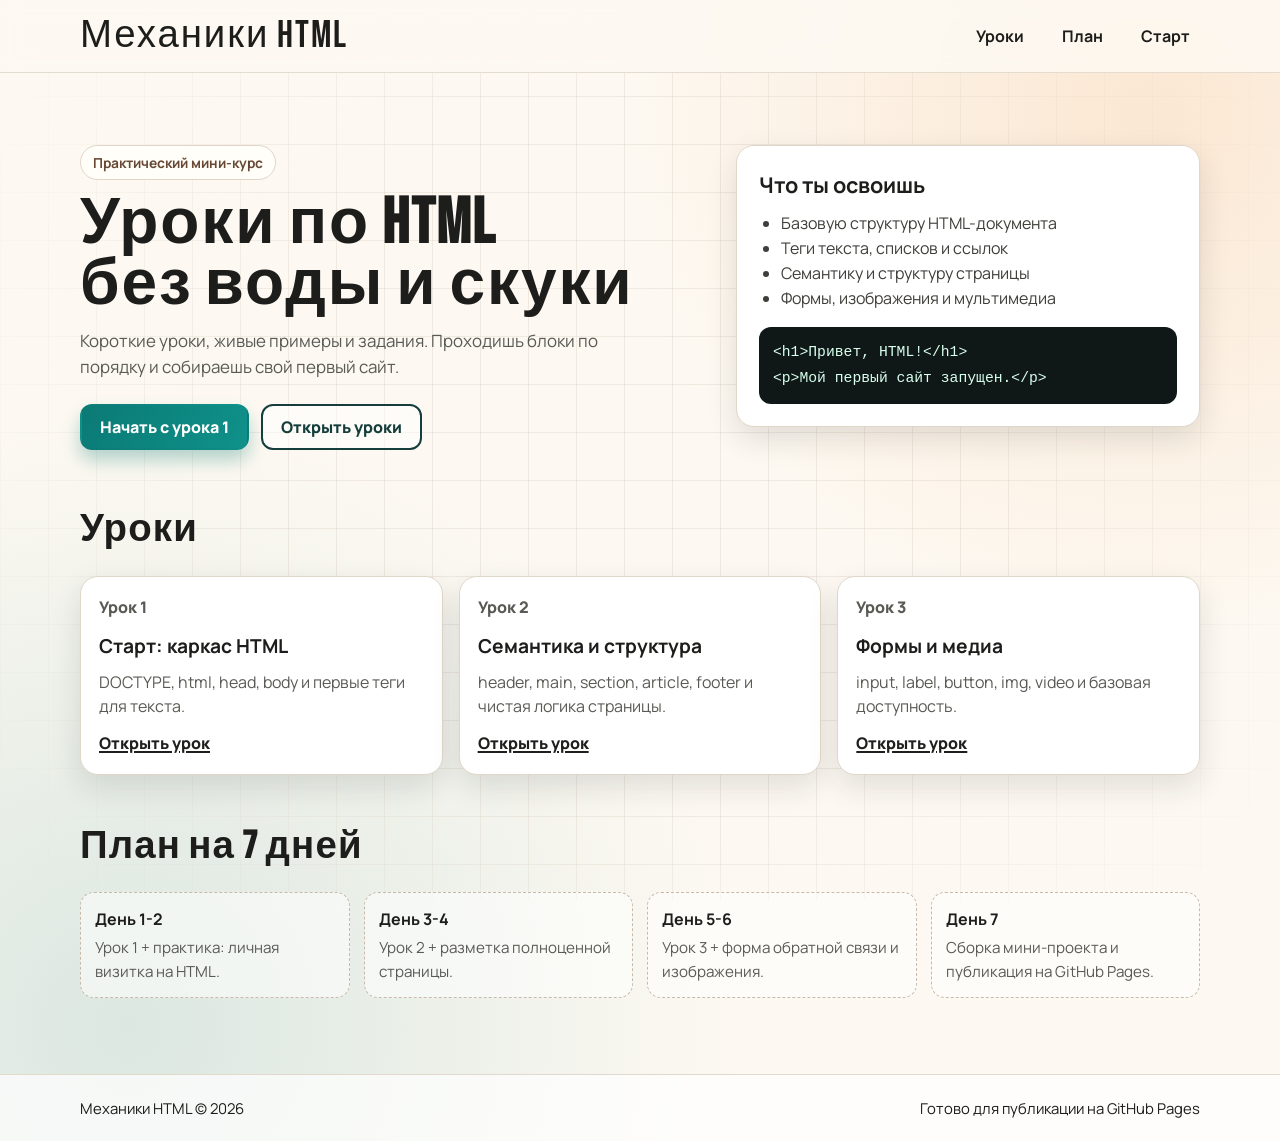
<file: index.html>
<!DOCTYPE html>
<html lang="ru">
<head>
  <meta charset="UTF-8">
  <meta name="viewport" content="width=device-width, initial-scale=1.0">
  <title>Механики HTML | Уроки по HTML</title>
  <meta name="description" content="Механики HTML — бесплатные уроки по HTML: от нуля до уверенной верстки.">
  <link rel="preconnect" href="https://fonts.googleapis.com">
  <link rel="preconnect" href="https://fonts.gstatic.com" crossorigin>
  <link href="https://fonts.googleapis.com/css2?family=Bebas+Neue&family=Manrope:wght@400;500;700;800&display=swap" rel="stylesheet">
  <link rel="stylesheet" href="./styles/style.css">
</head>
<body>
  <div class="bg-grid" aria-hidden="true"></div>
  <header class="site-header">
    <div class="container nav-wrap">
      <a href="./index.html" class="logo">Механики HTML</a>
      <nav class="nav-links">
        <a href="#lessons">Уроки</a>
        <a href="#plan">План</a>
        <a href="#start">Старт</a>
      </nav>
    </div>
  </header>

  <main>
    <section class="hero container" id="start">
      <div class="hero-copy" data-reveal>
        <p class="badge">Практический мини-курс</p>
        <h1>Уроки по HTML<br>без воды и скуки</h1>
        <p class="hero-text">
          Короткие уроки, живые примеры и задания. Проходишь блоки по порядку и собираешь свой первый сайт.
        </p>
        <div class="hero-actions">
          <a class="btn btn-primary" href="./lessons/lesson-1.html">Начать с урока 1</a>
          <a class="btn btn-outline" href="#lessons">Открыть уроки</a>
        </div>
      </div>

      <article class="hero-panel" data-reveal>
        <h2>Что ты освоишь</h2>
        <ul>
          <li>Базовую структуру HTML-документа</li>
          <li>Теги текста, списков и ссылок</li>
          <li>Семантику и структуру страницы</li>
          <li>Формы, изображения и мультимедиа</li>
        </ul>
        <div class="terminal">
          <span>&lt;h1&gt;Привет, HTML!&lt;/h1&gt;</span>
          <span>&lt;p&gt;Мой первый сайт запущен.&lt;/p&gt;</span>
        </div>
      </article>
    </section>

    <section class="container lessons" id="lessons">
      <h2 class="section-title" data-reveal>Уроки</h2>
      <div class="lesson-grid">
        <article class="lesson-card" data-reveal>
          <p class="card-step">Урок 1</p>
          <h3>Старт: каркас HTML</h3>
          <p>DOCTYPE, html, head, body и первые теги для текста.</p>
          <a href="./lessons/lesson-1.html">Открыть урок</a>
        </article>

        <article class="lesson-card" data-reveal>
          <p class="card-step">Урок 2</p>
          <h3>Семантика и структура</h3>
          <p>header, main, section, article, footer и чистая логика страницы.</p>
          <a href="./lessons/lesson-2.html">Открыть урок</a>
        </article>

        <article class="lesson-card" data-reveal>
          <p class="card-step">Урок 3</p>
          <h3>Формы и медиа</h3>
          <p>input, label, button, img, video и базовая доступность.</p>
          <a href="./lessons/lesson-3.html">Открыть урок</a>
        </article>
      </div>
    </section>

    <section class="container roadmap" id="plan">
      <h2 class="section-title" data-reveal>План на 7 дней</h2>
      <div class="roadmap-line">
        <div class="roadmap-item" data-reveal>
          <h3>День 1-2</h3>
          <p>Урок 1 + практика: личная визитка на HTML.</p>
        </div>
        <div class="roadmap-item" data-reveal>
          <h3>День 3-4</h3>
          <p>Урок 2 + разметка полноценной страницы.</p>
        </div>
        <div class="roadmap-item" data-reveal>
          <h3>День 5-6</h3>
          <p>Урок 3 + форма обратной связи и изображения.</p>
        </div>
        <div class="roadmap-item" data-reveal>
          <h3>День 7</h3>
          <p>Сборка мини-проекта и публикация на GitHub Pages.</p>
        </div>
      </div>
    </section>
  </main>

  <footer class="site-footer">
    <div class="container footer-wrap">
      <p>Механики HTML © <span id="year"></span></p>
      <p>Готово для публикации на GitHub Pages</p>
    </div>
  </footer>

  <script src="./js/main.js"></script>
</body>
</html>
</file>
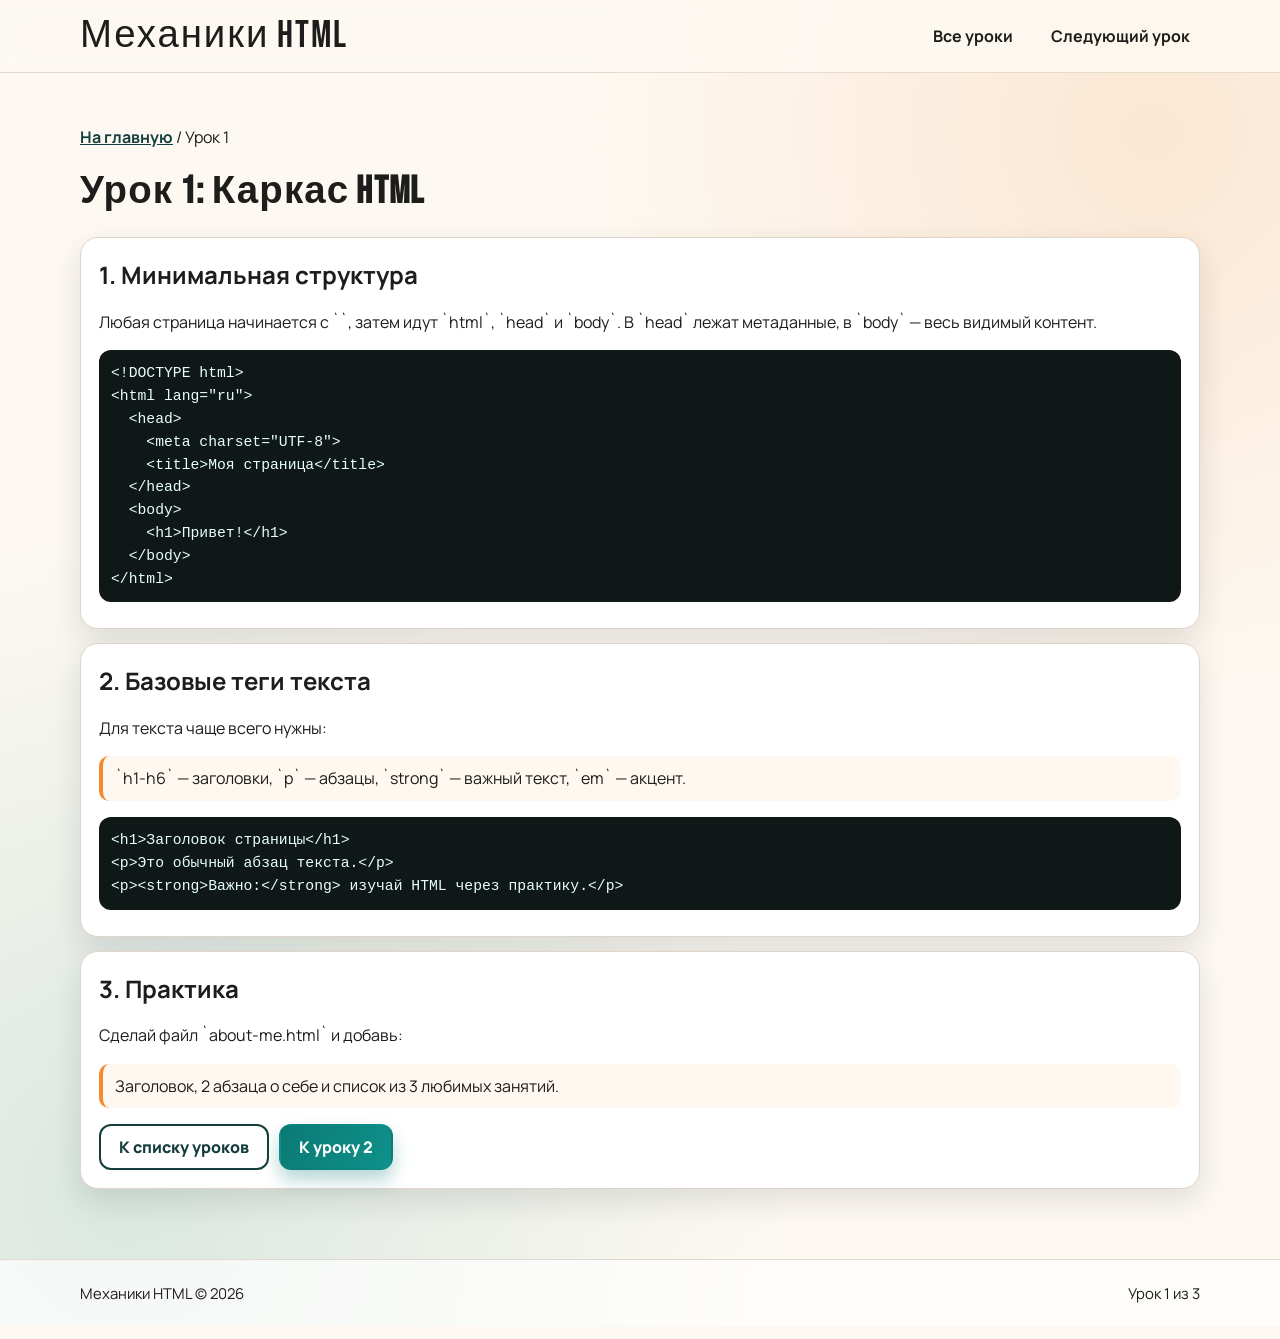
<file: lessons/lesson-1.html>
<!DOCTYPE html>
<html lang="ru">
<head>
  <meta charset="UTF-8">
  <meta name="viewport" content="width=device-width, initial-scale=1.0">
  <title>Урок 1 | Механики HTML</title>
  <meta name="description" content="Урок 1 по HTML: каркас документа, базовые теги и первый шаблон страницы.">
  <link rel="preconnect" href="https://fonts.googleapis.com">
  <link rel="preconnect" href="https://fonts.gstatic.com" crossorigin>
  <link href="https://fonts.googleapis.com/css2?family=Bebas+Neue&family=Manrope:wght@400;500;700;800&display=swap" rel="stylesheet">
  <link rel="stylesheet" href="../styles/style.css">
</head>
<body>
  <header class="site-header">
    <div class="container nav-wrap">
      <a href="../index.html" class="logo">Механики HTML</a>
      <nav class="nav-links">
        <a href="../index.html#lessons">Все уроки</a>
        <a href="./lesson-2.html">Следующий урок</a>
      </nav>
    </div>
  </header>

  <main class="lesson-page container">
    <p class="crumbs"><a href="../index.html">На главную</a> / Урок 1</p>
    <h1 class="section-title">Урок 1: Каркас HTML</h1>

    <section class="lesson-layout">
      <article class="lesson-block" data-reveal>
        <h2>1. Минимальная структура</h2>
        <p>
          Любая страница начинается с `<!DOCTYPE html>`, затем идут `html`, `head` и `body`.
          В `head` лежат метаданные, в `body` — весь видимый контент.
        </p>
        <pre class="code-frame"><code>&lt;!DOCTYPE html&gt;
&lt;html lang="ru"&gt;
  &lt;head&gt;
    &lt;meta charset="UTF-8"&gt;
    &lt;title&gt;Моя страница&lt;/title&gt;
  &lt;/head&gt;
  &lt;body&gt;
    &lt;h1&gt;Привет!&lt;/h1&gt;
  &lt;/body&gt;
&lt;/html&gt;</code></pre>
      </article>

      <article class="lesson-block" data-reveal>
        <h2>2. Базовые теги текста</h2>
        <p>Для текста чаще всего нужны:</p>
        <p class="note">
          `h1-h6` — заголовки, `p` — абзацы, `strong` — важный текст, `em` — акцент.
        </p>
        <pre class="code-frame"><code>&lt;h1&gt;Заголовок страницы&lt;/h1&gt;
&lt;p&gt;Это обычный абзац текста.&lt;/p&gt;
&lt;p&gt;&lt;strong&gt;Важно:&lt;/strong&gt; изучай HTML через практику.&lt;/p&gt;</code></pre>
      </article>

      <article class="lesson-block" data-reveal>
        <h2>3. Практика</h2>
        <p>Сделай файл `about-me.html` и добавь:</p>
        <p class="note">Заголовок, 2 абзаца о себе и список из 3 любимых занятий.</p>
        <div class="pager">
          <a class="btn btn-outline" href="../index.html#lessons">К списку уроков</a>
          <a class="btn btn-primary" href="./lesson-2.html">К уроку 2</a>
        </div>
      </article>
    </section>
  </main>

  <footer class="site-footer">
    <div class="container footer-wrap">
      <p>Механики HTML © <span id="year"></span></p>
      <p>Урок 1 из 3</p>
    </div>
  </footer>

  <script src="../js/main.js"></script>
</body>
</html>
</file>
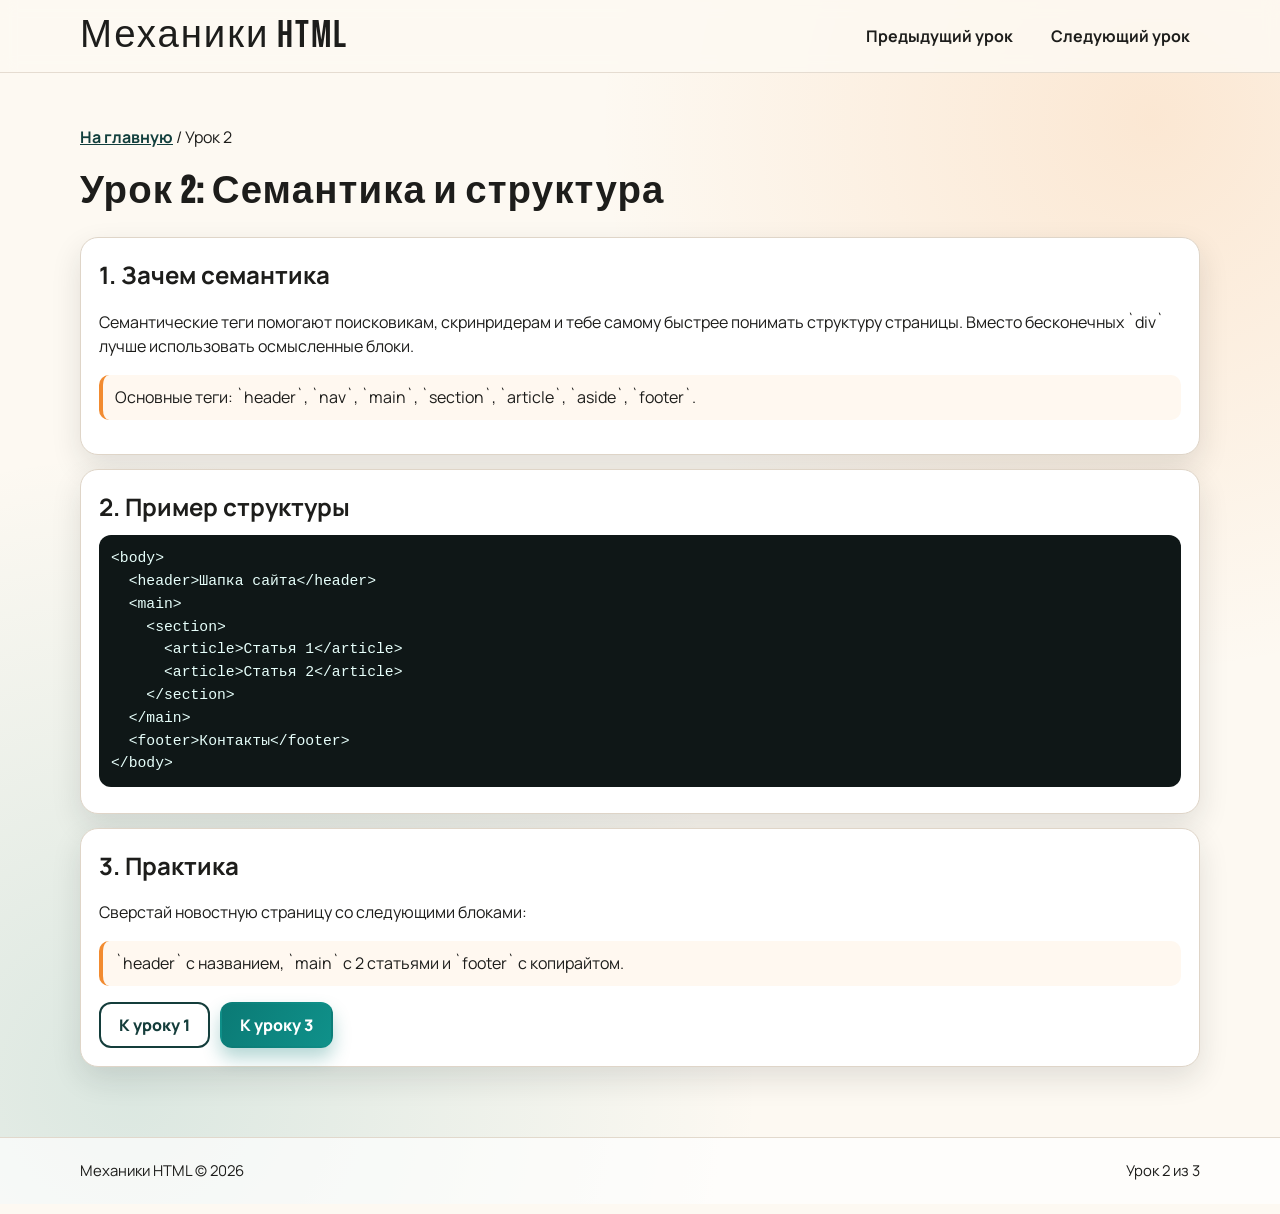
<file: lessons/lesson-2.html>
<!DOCTYPE html>
<html lang="ru">
<head>
  <meta charset="UTF-8">
  <meta name="viewport" content="width=device-width, initial-scale=1.0">
  <title>Урок 2 | Механики HTML</title>
  <meta name="description" content="Урок 2 по HTML: семантика, структура страницы и полезные теги разметки.">
  <link rel="preconnect" href="https://fonts.googleapis.com">
  <link rel="preconnect" href="https://fonts.gstatic.com" crossorigin>
  <link href="https://fonts.googleapis.com/css2?family=Bebas+Neue&family=Manrope:wght@400;500;700;800&display=swap" rel="stylesheet">
  <link rel="stylesheet" href="../styles/style.css">
</head>
<body>
  <header class="site-header">
    <div class="container nav-wrap">
      <a href="../index.html" class="logo">Механики HTML</a>
      <nav class="nav-links">
        <a href="./lesson-1.html">Предыдущий урок</a>
        <a href="./lesson-3.html">Следующий урок</a>
      </nav>
    </div>
  </header>

  <main class="lesson-page container">
    <p class="crumbs"><a href="../index.html">На главную</a> / Урок 2</p>
    <h1 class="section-title">Урок 2: Семантика и структура</h1>

    <section class="lesson-layout">
      <article class="lesson-block" data-reveal>
        <h2>1. Зачем семантика</h2>
        <p>
          Семантические теги помогают поисковикам, скринридерам и тебе самому быстрее понимать
          структуру страницы. Вместо бесконечных `div` лучше использовать осмысленные блоки.
        </p>
        <p class="note">
          Основные теги: `header`, `nav`, `main`, `section`, `article`, `aside`, `footer`.
        </p>
      </article>

      <article class="lesson-block" data-reveal>
        <h2>2. Пример структуры</h2>
        <pre class="code-frame"><code>&lt;body&gt;
  &lt;header&gt;Шапка сайта&lt;/header&gt;
  &lt;main&gt;
    &lt;section&gt;
      &lt;article&gt;Статья 1&lt;/article&gt;
      &lt;article&gt;Статья 2&lt;/article&gt;
    &lt;/section&gt;
  &lt;/main&gt;
  &lt;footer&gt;Контакты&lt;/footer&gt;
&lt;/body&gt;</code></pre>
      </article>

      <article class="lesson-block" data-reveal>
        <h2>3. Практика</h2>
        <p>Сверстай новостную страницу со следующими блоками:</p>
        <p class="note">
          `header` с названием, `main` с 2 статьями и `footer` с копирайтом.
        </p>
        <div class="pager">
          <a class="btn btn-outline" href="./lesson-1.html">К уроку 1</a>
          <a class="btn btn-primary" href="./lesson-3.html">К уроку 3</a>
        </div>
      </article>
    </section>
  </main>

  <footer class="site-footer">
    <div class="container footer-wrap">
      <p>Механики HTML © <span id="year"></span></p>
      <p>Урок 2 из 3</p>
    </div>
  </footer>

  <script src="../js/main.js"></script>
</body>
</html>
</file>
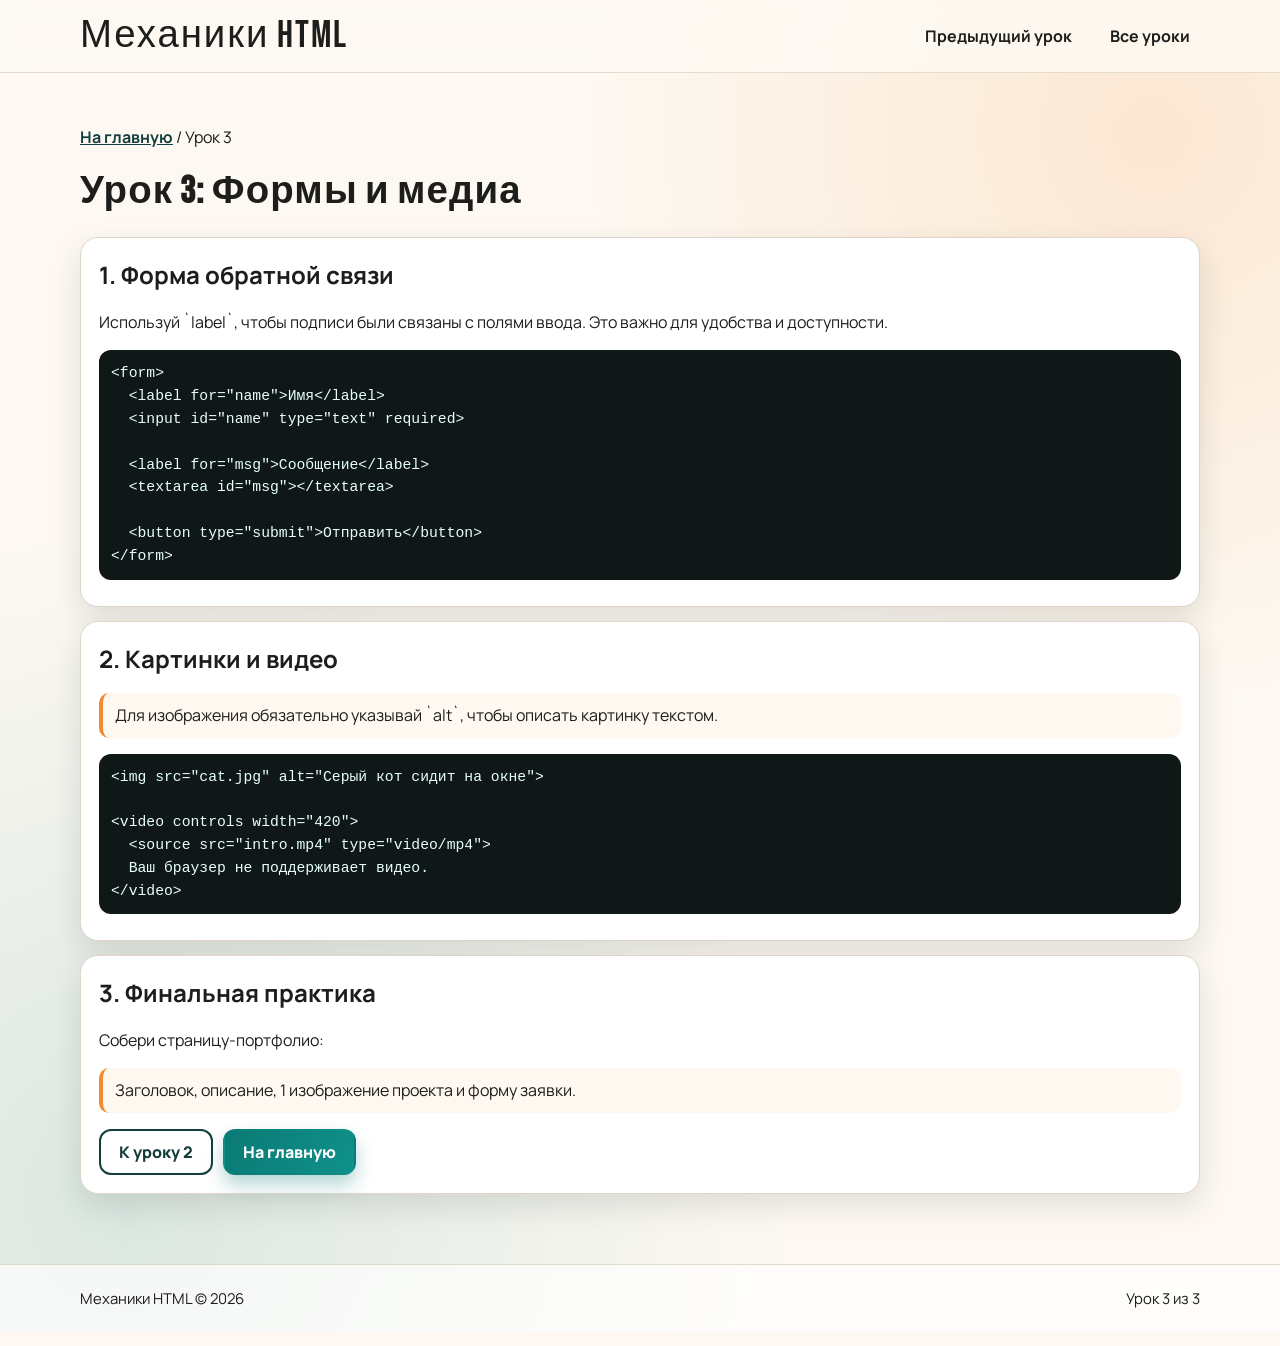
<file: lessons/lesson-3.html>
<!DOCTYPE html>
<html lang="ru">
<head>
  <meta charset="UTF-8">
  <meta name="viewport" content="width=device-width, initial-scale=1.0">
  <title>Урок 3 | Механики HTML</title>
  <meta name="description" content="Урок 3 по HTML: формы, медиа, доступность и финальная практика.">
  <link rel="preconnect" href="https://fonts.googleapis.com">
  <link rel="preconnect" href="https://fonts.gstatic.com" crossorigin>
  <link href="https://fonts.googleapis.com/css2?family=Bebas+Neue&family=Manrope:wght@400;500;700;800&display=swap" rel="stylesheet">
  <link rel="stylesheet" href="../styles/style.css">
</head>
<body>
  <header class="site-header">
    <div class="container nav-wrap">
      <a href="../index.html" class="logo">Механики HTML</a>
      <nav class="nav-links">
        <a href="./lesson-2.html">Предыдущий урок</a>
        <a href="../index.html#lessons">Все уроки</a>
      </nav>
    </div>
  </header>

  <main class="lesson-page container">
    <p class="crumbs"><a href="../index.html">На главную</a> / Урок 3</p>
    <h1 class="section-title">Урок 3: Формы и медиа</h1>

    <section class="lesson-layout">
      <article class="lesson-block" data-reveal>
        <h2>1. Форма обратной связи</h2>
        <p>
          Используй `label`, чтобы подписи были связаны с полями ввода. Это важно для удобства и доступности.
        </p>
        <pre class="code-frame"><code>&lt;form&gt;
  &lt;label for="name"&gt;Имя&lt;/label&gt;
  &lt;input id="name" type="text" required&gt;

  &lt;label for="msg"&gt;Сообщение&lt;/label&gt;
  &lt;textarea id="msg"&gt;&lt;/textarea&gt;

  &lt;button type="submit"&gt;Отправить&lt;/button&gt;
&lt;/form&gt;</code></pre>
      </article>

      <article class="lesson-block" data-reveal>
        <h2>2. Картинки и видео</h2>
        <p class="note">
          Для изображения обязательно указывай `alt`, чтобы описать картинку текстом.
        </p>
        <pre class="code-frame"><code>&lt;img src="cat.jpg" alt="Серый кот сидит на окне"&gt;

&lt;video controls width="420"&gt;
  &lt;source src="intro.mp4" type="video/mp4"&gt;
  Ваш браузер не поддерживает видео.
&lt;/video&gt;</code></pre>
      </article>

      <article class="lesson-block" data-reveal>
        <h2>3. Финальная практика</h2>
        <p>Собери страницу-портфолио:</p>
        <p class="note">
          Заголовок, описание, 1 изображение проекта и форму заявки.
        </p>
        <div class="pager">
          <a class="btn btn-outline" href="./lesson-2.html">К уроку 2</a>
          <a class="btn btn-primary" href="../index.html#start">На главную</a>
        </div>
      </article>
    </section>
  </main>

  <footer class="site-footer">
    <div class="container footer-wrap">
      <p>Механики HTML © <span id="year"></span></p>
      <p>Урок 3 из 3</p>
    </div>
  </footer>

  <script src="../js/main.js"></script>
</body>
</html>
</file>
<file: styles/style.css>
:root {
  --bg: #fdf9f2;
  --bg-soft: #fffef9;
  --text: #1d1d1b;
  --muted: #5a5a55;
  --card: #ffffff;
  --line: #dfd5c8;
  --brand: #0b7a75;
  --brand-2: #f28b30;
  --shadow: 0 12px 30px rgba(23, 35, 31, 0.12);
  --radius: 18px;
  --font-title: "Bebas Neue", "Arial Narrow", sans-serif;
  --font-body: "Manrope", "Segoe UI", sans-serif;
}

*,
*::before,
*::after {
  box-sizing: border-box;
}

html {
  scroll-behavior: smooth;
}

body {
  margin: 0;
  background: radial-gradient(circle at 90% 10%, rgba(242, 139, 48, 0.16), transparent 35%),
    radial-gradient(circle at 10% 90%, rgba(11, 122, 117, 0.14), transparent 40%),
    var(--bg);
  color: var(--text);
  font-family: var(--font-body);
  line-height: 1.55;
}

.bg-grid {
  position: fixed;
  inset: 0;
  pointer-events: none;
  background-image: linear-gradient(rgba(223, 213, 200, 0.45) 1px, transparent 1px),
    linear-gradient(90deg, rgba(223, 213, 200, 0.45) 1px, transparent 1px);
  background-size: 48px 48px;
  mask-image: radial-gradient(circle at center, black 45%, transparent 95%);
  z-index: -1;
}

.container {
  width: min(1120px, 92vw);
  margin: 0 auto;
}

.site-header {
  position: sticky;
  top: 0;
  z-index: 10;
  background: rgba(253, 249, 242, 0.85);
  backdrop-filter: blur(8px);
  border-bottom: 1px solid rgba(223, 213, 200, 0.8);
}

.nav-wrap {
  min-height: 72px;
  display: flex;
  align-items: center;
  justify-content: space-between;
  gap: 24px;
}

.logo {
  text-decoration: none;
  color: var(--text);
  font-family: var(--font-title);
  font-size: clamp(1.7rem, 1.8vw + 1rem, 2.4rem);
  letter-spacing: 0.05em;
}

.nav-links {
  display: flex;
  gap: 18px;
  flex-wrap: wrap;
}

.nav-links a {
  text-decoration: none;
  color: var(--text);
  font-weight: 700;
  padding: 6px 10px;
  border-radius: 10px;
}

.nav-links a:hover {
  background: rgba(11, 122, 117, 0.12);
}

.hero {
  padding: 72px 0 28px;
  display: grid;
  grid-template-columns: 1.15fr 0.85fr;
  gap: 28px;
  align-items: start;
}

.badge {
  display: inline-flex;
  margin: 0;
  padding: 6px 12px;
  border: 1px solid var(--line);
  border-radius: 999px;
  font-size: 0.86rem;
  font-weight: 700;
  color: #684834;
  background: var(--bg-soft);
}

.hero h1 {
  margin: 14px 0 12px;
  font-family: var(--font-title);
  font-size: clamp(2.4rem, 5vw, 4.8rem);
  letter-spacing: 0.03em;
  line-height: 0.95;
}

.hero-text {
  margin: 0;
  max-width: 55ch;
  color: var(--muted);
  font-size: 1.06rem;
}

.hero-actions {
  margin-top: 24px;
  display: flex;
  gap: 12px;
  flex-wrap: wrap;
}

.btn {
  display: inline-flex;
  align-items: center;
  justify-content: center;
  min-height: 46px;
  padding: 0 18px;
  text-decoration: none;
  font-weight: 800;
  border-radius: 12px;
  border: 2px solid transparent;
  transition: transform 0.2s ease, box-shadow 0.2s ease, background-color 0.2s ease;
}

.btn:hover {
  transform: translateY(-2px);
}

.btn-primary {
  background: linear-gradient(120deg, var(--brand), #0f918a);
  color: #fff;
  box-shadow: 0 10px 18px rgba(11, 122, 117, 0.3);
}

.btn-outline {
  border-color: #143d3b;
  color: #143d3b;
  background: rgba(255, 255, 255, 0.45);
}

.hero-panel {
  border: 1px solid var(--line);
  background: var(--card);
  border-radius: var(--radius);
  padding: 22px;
  box-shadow: var(--shadow);
}

.hero-panel h2 {
  margin: 0 0 10px;
  font-size: 1.35rem;
}

.hero-panel ul {
  margin: 0;
  padding-left: 22px;
  color: #3f3e3a;
}

.terminal {
  margin-top: 16px;
  background: #101717;
  color: #d8ffed;
  border-radius: 12px;
  padding: 14px;
  font-family: "Consolas", "Courier New", monospace;
  font-size: 0.92rem;
  display: grid;
  gap: 4px;
}

.lessons {
  padding: 22px 0 18px;
}

.section-title {
  margin: 0 0 16px;
  font-family: var(--font-title);
  font-size: clamp(2rem, 3vw, 2.9rem);
  letter-spacing: 0.03em;
}

.lesson-grid {
  display: grid;
  grid-template-columns: repeat(3, minmax(0, 1fr));
  gap: 16px;
}

.lesson-card {
  border: 1px solid var(--line);
  border-radius: var(--radius);
  background: var(--card);
  padding: 18px;
  box-shadow: var(--shadow);
}

.card-step {
  margin: 0;
  font-weight: 800;
  color: var(--brand);
}

.lesson-card h3 {
  margin: 8px 0;
  font-size: 1.2rem;
}

.lesson-card p {
  margin: 0 0 12px;
  color: var(--muted);
}

.lesson-card a {
  color: #1f1f1e;
  font-weight: 800;
  text-decoration-thickness: 2px;
  text-underline-offset: 2px;
}

.roadmap {
  padding: 24px 0 76px;
}

.roadmap-line {
  display: grid;
  grid-template-columns: repeat(4, minmax(0, 1fr));
  gap: 14px;
}

.roadmap-item {
  border: 1px dashed #c7baa9;
  border-radius: 14px;
  padding: 14px;
  background: rgba(255, 255, 255, 0.55);
}

.roadmap-item h3 {
  margin: 0 0 4px;
  font-size: 1rem;
}

.roadmap-item p {
  margin: 0;
  color: var(--muted);
  font-size: 0.95rem;
}

.site-footer {
  border-top: 1px solid rgba(223, 213, 200, 0.9);
  background: rgba(255, 255, 255, 0.7);
}

.footer-wrap {
  min-height: 66px;
  display: flex;
  justify-content: space-between;
  align-items: center;
  flex-wrap: wrap;
  gap: 10px;
  font-size: 0.93rem;
}

.lesson-page {
  padding: 36px 0 70px;
}

.crumbs {
  margin-bottom: 12px;
}

.crumbs a {
  color: #123f3d;
  font-weight: 700;
}

.lesson-layout {
  display: grid;
  grid-template-columns: 1fr;
  gap: 14px;
}

.lesson-block {
  background: #fff;
  border: 1px solid var(--line);
  border-radius: var(--radius);
  padding: 18px;
  box-shadow: var(--shadow);
}

.lesson-block h2 {
  margin: 0 0 10px;
}

.note {
  border-left: 4px solid var(--brand-2);
  background: #fff8f0;
  padding: 10px 12px;
  border-radius: 10px;
}

.code-frame {
  margin: 8px 0;
  padding: 12px;
  border-radius: 12px;
  background: #0f1717;
  color: #e7fffb;
  overflow-x: auto;
  font-family: "Consolas", "Courier New", monospace;
  font-size: 0.92rem;
}

.pager {
  display: flex;
  gap: 10px;
  flex-wrap: wrap;
}

[data-reveal] {
  opacity: 0;
  transform: translateY(22px);
  transition: opacity 0.55s ease, transform 0.55s ease;
}

[data-reveal].in-view {
  opacity: 1;
  transform: translateY(0);
}

@media (max-width: 980px) {
  .hero {
    grid-template-columns: 1fr;
  }

  .lesson-grid,
  .roadmap-line {
    grid-template-columns: 1fr 1fr;
  }
}

@media (max-width: 640px) {
  .nav-wrap {
    min-height: 62px;
  }

  .nav-links {
    gap: 8px;
  }

  .hero {
    padding-top: 44px;
  }

  .lesson-grid,
  .roadmap-line {
    grid-template-columns: 1fr;
  }

  .footer-wrap {
    padding: 10px 0;
  }
}
</file>
